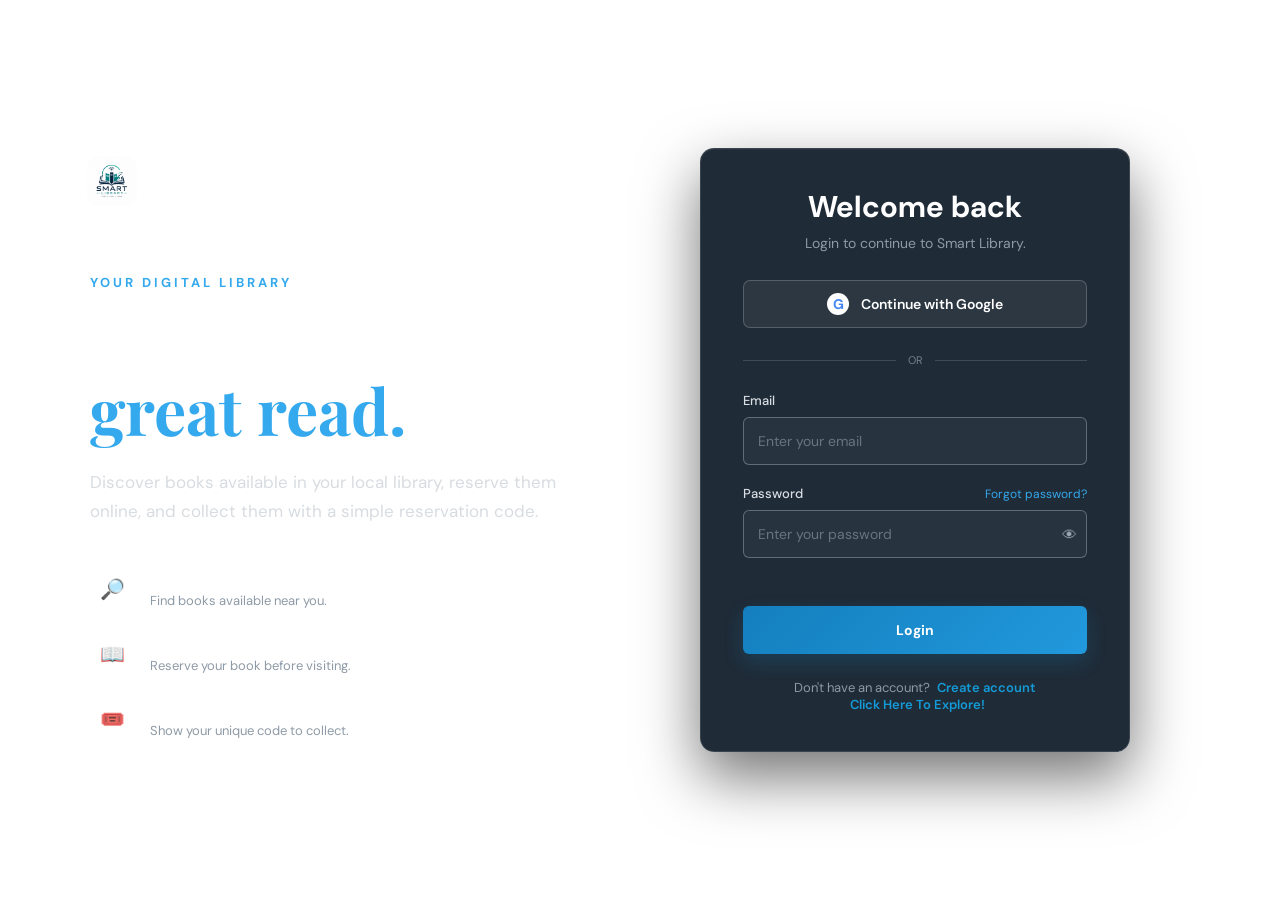
<file: index.html>
<!DOCTYPE html>
<html lang="en">
<head>
    <meta charset="UTF-8">
    <meta name="viewport" content="width=device-width, initial-scale=1.0">

    <title>Smart Library | Login</title>

    <link rel="stylesheet" href="CSS/style.css">

    <!-- Google Font -->
    <link rel="preconnect" href="https://fonts.googleapis.com">
    <link rel="preconnect" href="https://fonts.gstatic.com" crossorigin>
    <link href="https://fonts.googleapis.com/css2?family=DM+Sans:wght@400;500;600;700&family=Playfair+Display:wght@500;600;700&display=swap" rel="stylesheet">
</head>

<body>

    <main class="auth-container">

        <!-- Left Section -->
        <section class="library-intro">

            <div class="logo">
                <div class="logo-icon"><img src="IMG/lib_bg.jpg.jpeg" alt=""></div>
                <span>Smart Library</span>
            </div>

            <div class="intro-content">
                <p class="small-heading">YOUR DIGITAL LIBRARY</p>

                <h1>
                    Find your next
                    <span>great read.</span>
                </h1>

                <p class="intro-text">
                    Discover books available in your local library,
                    reserve them online, and collect them with a
                    simple reservation code.
                </p>

                <div class="features">

                    <div class="feature">
                        <div class="feature-icon">🔎</div>
                        <div>
                            <h3>Discover</h3>
                            <p>Find books available near you.</p>
                        </div>
                    </div>

                    <div class="feature">
                        <div class="feature-icon">📖</div>
                        <div>
                            <h3>Reserve</h3>
                            <p>Reserve your book before visiting.</p>
                        </div>
                    </div>

                    <div class="feature">
                        <div class="feature-icon">🎟️</div>
                        <div>
                            <h3>Collect</h3>
                            <p>Show your unique code to collect.</p>
                        </div>
                    </div>

                </div>
            </div>

        </section>


        <!-- Right Section -->
        <section class="auth-section">

            <div class="auth-card">

                <!-- Login Form -->
                <div class="form-container login-form active">

                    <div class="form-heading">
                        <h2>Welcome back</h2>
                        <p>Login to continue to Smart Library.</p>
                    </div>

                    <button class="google-btn" type="button">
                        <span class="google-icon">G</span>
                        Continue with Google
                    </button>

                    <div class="divider">
                        <span>OR</span>
                    </div>

                    <form id="loginForm">

                        <div class="input-group">
                            <label for="loginEmail">Email</label>
                            <input
                                type="email"
                                id="loginEmail"
                                placeholder="Enter your email"
                                required
                            >
                        </div>

                        <div class="input-group">
                            <div class="password-label">
                                <label for="loginPassword">Password</label>
                                <a href="#">Forgot password?</a>
                            </div>

                            <div class="password-input">
                                <input
                                    type="password"
                                    id="loginPassword"
                                    placeholder="Enter your password"
                                    required
                                >

                                <button
                                    type="button"
                                    class="toggle-password"
                                    onclick="showpass()"
                                >
                                    👁
                                </button>
                            </div>
                        </div>

                        <p class="form-message" id="loginMessage"></p>

                        <button class="primary-btn" type="submit">
                            Login
                        </button>

                    </form>

                    <p class="switch-form">
                        Don't have an account?
                        <button type="button" id="showRegister"><a href="register.html" class="auth-link">
                            Create account
                            </a>
                        </button><br>
                        <button type="button" id="ToHome"><a href="fbooks.html" class="auth-link">
                            Click Here To Explore!
                            </a>
                        </button>
                    </p>

                </div>


                      </section>

    </main>


    <script src="JS/script.js"></script>

</body>
</html>
</file>
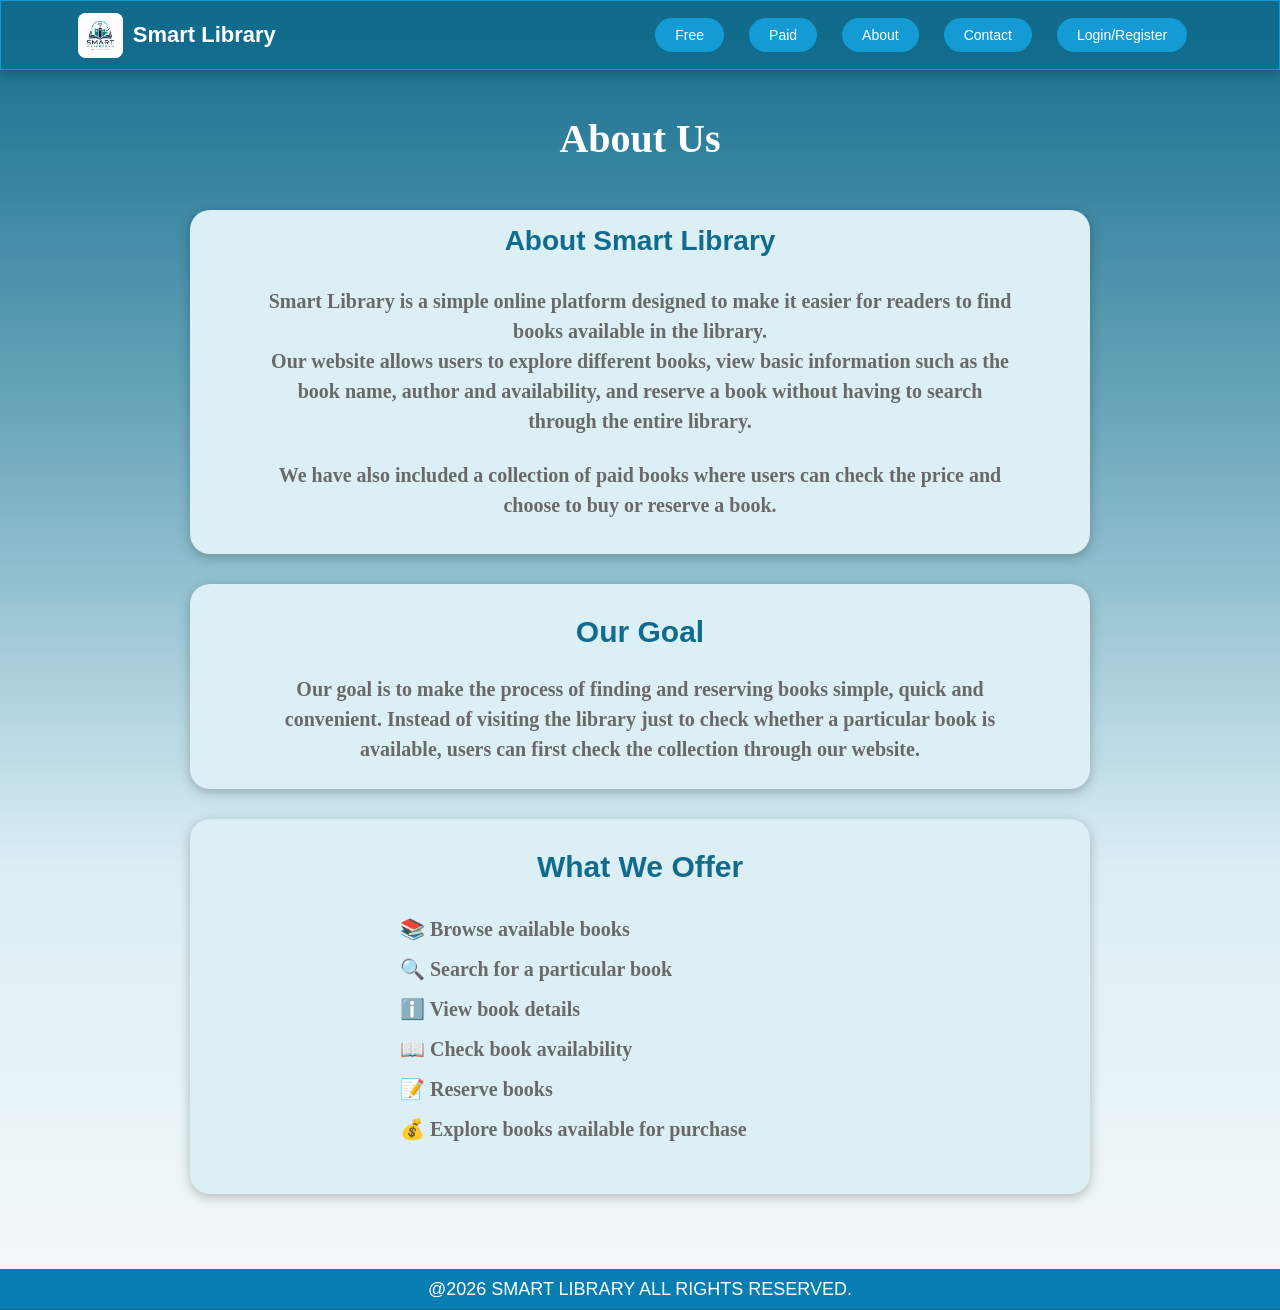
<file: about.html>
<!DOCTYPE html>
<html>

<head>

    <meta charset="UTF-8">

    <meta name="viewport" content="width=device-width, initial-scale=1.0">

    <title>Smart Library - Books</title>

    <link rel="stylesheet" href="CSS/about.css">

</head>


<body>

    <!-- Header -->

  <header>

    <div class="logo">
        <img src="IMG/lib_bg.jpg.jpeg" alt="Smart Library Logo">
        <h1>Smart Library</h1>
    </div>

    <nav>
        <a href="fbooks.html">Free</a>
        <a href="pbooks.html">Paid</a>
        <a href="about.html">About</a>
        <a href="contact.html">Contact</a>
        <a href="index.html" class="login">Login/Register</a>
    </nav>

</header>

<section class="hero">

        <div class="container">
            <h1>About Us</h1><br>

            <div class="head">

            <h2>About Smart Library</h2><br>

            <h3>Smart Library is a simple online platform designed to make it easier for readers to find books available in the library.</h3>

            <h3>Our website allows users to explore different books, view basic information such as the book name, author and availability, and reserve a book without having to search through the entire library.
</h3><br>
            <h3>We have also included a collection of paid books where users can check the price and choose to buy or reserve a book.
</h3><br>

        </div>
        <div class="goal">
            <h2>Our Goal</h2>

            <h3>Our goal is to make the process of finding and reserving books simple, quick and convenient. Instead of visiting the library just to check whether a particular book is available, users can first check the collection through our website.
</h3>
        </div>
             <div class="list">

                <h2 class="head1">What We Offer</h2>
                <ul class="offer-list">
                <li>📚 Browse available books</li>

                <li>🔍 Search for a particular book</li>

                <li>ℹ️ View book details</li>

                <li>📖 Check book availability</li>

                <li>📝 Reserve books</li>

                <li>💰 Explore books available for purchase</li>
                
                </ul>
            </div>

        </div>

</section>

<footer class="foot">
    <h4>@2026 SMART LIBRARY ALL RIGHTS RESERVED.</h4>
</footer>

</body>
</html>
</file>
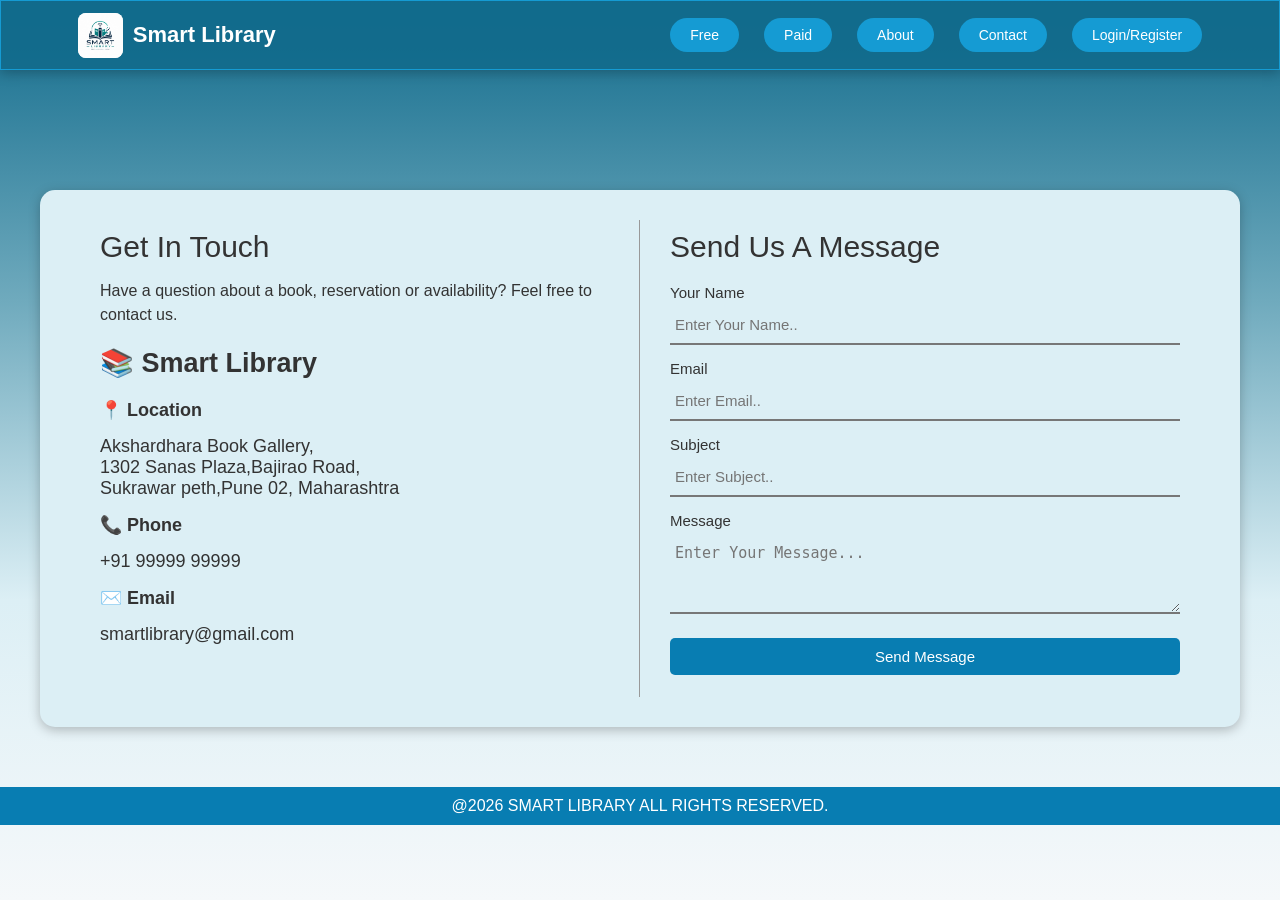
<file: contact.html>
<!DOCTYPE html>
<html>

<head>

    <meta charset="UTF-8">

    <meta name="viewport" content="width=device-width, initial-scale=1.0">

    <title>Smart Library - Contact</title>

    <link rel="stylesheet" href="CSS/contact.css">

</head>

<body>

    <!-- Header -->

    <header>

        <div class="logo">

            <img src="IMG/lib_bg.jpg.jpeg" alt="Smart Library Logo">

            <h1>Smart Library</h1>

        </div>

        <nav>

            <a href="fbooks.html">Free</a>

            <a href="pbooks.html">Paid</a>

            <a href="about.html">About</a>

            <a href="contact.html">Contact</a>

            <a href="index.html" class="login">Login/Register</a>

        </nav>

    </header>


    <!-- Contact Section -->

    <section class="contact-section">

        <div class="contact-container">


            <!-- Left Side -->

            <div class="library-info">

                <h2>Get In Touch</h2>

                <p>
                    Have a question about a book, reservation or availability?
                    Feel free to contact us.
                </p>

                <h3>📚 Smart Library</h3>

                <div class="info">

                    <p>📍 <b>Location</b></p>
                    <p>Akshardhara Book Gallery,<br>
                        1302 Sanas Plaza,Bajirao Road,<br>
                        Sukrawar peth,Pune 02, Maharashtra</p>

                    <p>📞 <b>Phone</b></p>
                    <p>+91 99999 99999</p>

                    <p>✉️ <b>Email</b></p>
                    <p>smartlibrary@gmail.com</p>

                </div>

            </div>


            <!-- Right Side -->

            <div class="message-form">

                <h2>Send Us A Message</h2>

                <form id="contactForm">

                    <label>Your Name</label>

                    <input type="text" id="name" placeholder="Enter Your Name..">


                    <label>Email</label>

                    <input type="email" id="email" placeholder="Enter Email..">


                    <label>Subject</label>

                    <input type="text" id="subject" placeholder="Enter Subject.." required>


                    <label>Message</label>

                    <textarea id="msg" placeholder="Enter Your Message..." ></textarea>


                    <button type="button" id="sendBtn" onclick="msgbox()">
                        Send Message
                    </button>

                    <p id="message"></p>

                </form>

            </div>

        </div>

    </section>


    <!-- Footer -->

    <footer class="foot">

        <h4>@2026 SMART LIBRARY ALL RIGHTS RESERVED.</h4>

    </footer>


   <script src="JS/script.js"></script>

</body>

</html>
</file>
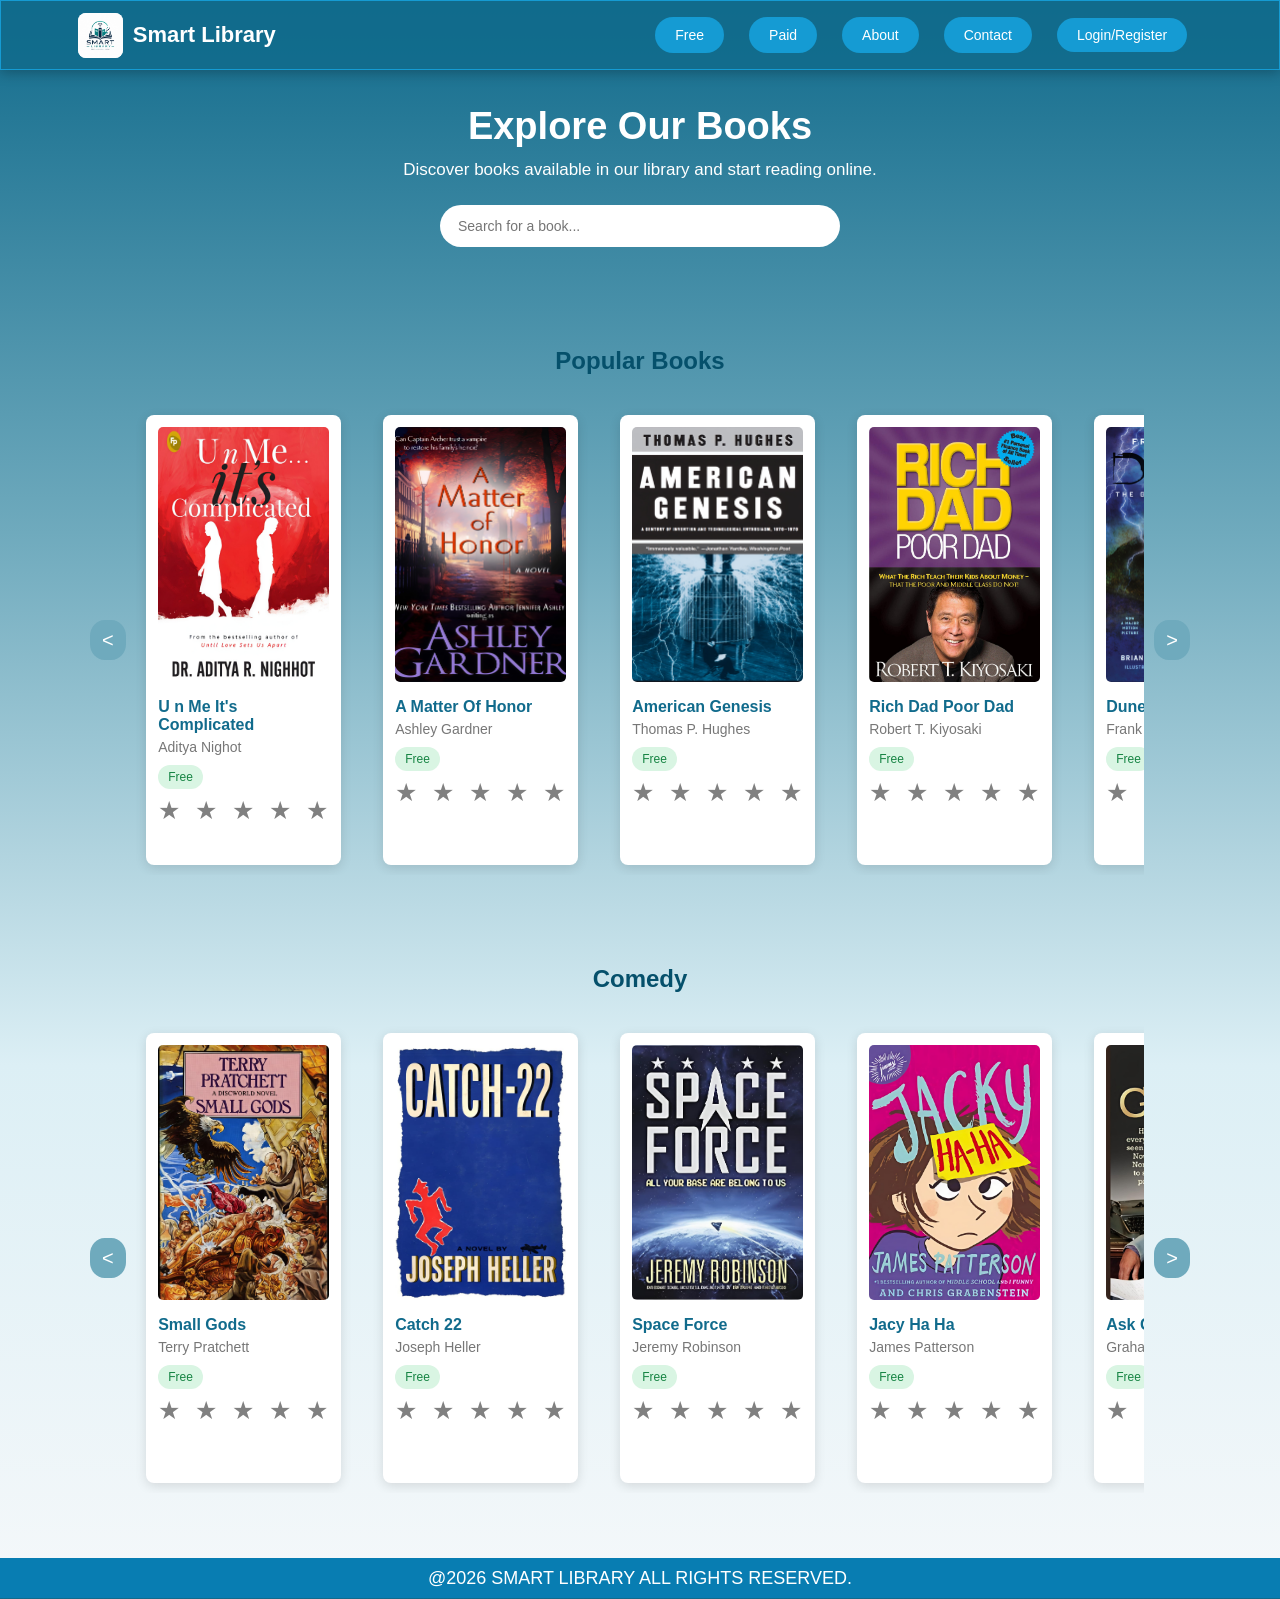
<file: fbooks.html>
<!DOCTYPE html>
<html>

<head>

    <meta charset="UTF-8">

    <meta name="viewport" content="width=device-width, initial-scale=1.0">

    <title>Smart Library - Books</title>

    <link rel="stylesheet" href="CSS/fbooks.css">

</head>


<body>

    <!-- Header -->

  <header>

    <div class="logo">
        <img src="IMG/lib_bg.jpg.jpeg" alt="Smart Library Logo">
        <h1>Smart Library</h1>
    </div>

    <nav>
        <a href="fbooks.html">Free</a>
        <a href="pbooks.html">Paid</a>
        <a href="about.html">About</a>
        <a href="contact.html">Contact</a>
        <a href="index.html" class="login">Login/Register</a>
    </nav>

</header>


    <!-- Welcome Section -->

    <section class="welcome">

        <h2>Explore Our Books</h2>

        <p>
            Discover books available in our library
            and start reading online.
        </p>

        <input type="text" placeholder="Search for a book...">

    </section>


    <!-- Books Section -->

    <section class="books1">

        <h2>Popular Books</h2>

        <div class="book-section1">

        <button class="scroll-btn1" onclick="scrollb(-1)"><</button>


            <div class="book-container1" id="book-container1">

            


            <!-- Book 1 -->

            <div class="book">

                <a href="https://drive.google.com/file/d/1abQvH806YD4Q5Qf8VGmGeX3IYae56Y_p/view?usp=drive_link" target="_blank">

                    <img
                        src="IMG/b2.jpg"
                        alt="U_n_Melts_Complicated"
                    >

                </a>

                <h3>U n Me It's Complicated</h3>

                <p>Aditya Nighot</p>

                <span class="ava">Free</span>
                <div class="rating">
                    <button onclick="rateBook(1,this)">★</button>
                    <button onclick="rateBook(2,this)">★</button>
                    <button onclick="rateBook(3,this)">★</button>
                    <button onclick="rateBook(4,this)">★</button>
                    <button onclick="rateBook(5,this)">★</button>
                </div>

            </div>


            <!-- Book 2 -->

            <div class="book">

                <a href="https://drive.google.com/file/d/1QdJmqtXIe8YSA2-x2SYB7mfricxGm0K0/view?usp=drive_link" target="_blank">

                    <img
                        src="IMG/b3.jpg"
                        alt="A_Matter_of_Honor"
                    >

                </a>

                <h3>A Matter Of Honor</h3>

                <p>Ashley Gardner</p>

                <span class="ava">Free</span>
                <div class="rating">
                    <button onclick="rateBook(1,this)">★</button>
                    <button onclick="rateBook(2,this)">★</button>
                    <button onclick="rateBook(3,this)">★</button>
                    <button onclick="rateBook(4,this)">★</button>
                    <button onclick="rateBook(5,this)">★</button>
                </div>

            </div>


            <!-- Book 3 -->

            <div class="book">

                <a href="https://drive.google.com/file/d/1UNDjgSlJgE_G6b6iBCaayHZ6T2a5CS_-/view?usp=drive_link" target="_blank">

                    <img
                        src="IMG/b5.jpg"
                        alt="American Genesis"
                    >

                </a>

                <h3>American Genesis</h3>

                <p>Thomas P. Hughes</p>

                <span class="ava">Free</span>
                <div class="rating">
                    <button onclick="rateBook(1,this)">★</button>
                    <button onclick="rateBook(2,this)">★</button>
                    <button onclick="rateBook(3,this)">★</button>
                    <button onclick="rateBook(4,this)">★</button>
                    <button onclick="rateBook(5,this)">★</button>
                </div>

            </div>

            <!-- Book 4 -->

            <div class="book">

                <a href="https://drive.google.com/file/d/1yFq-EzMZBhi-AF9OuDqzbPnn7NNwM7ZP/view?usp=drive_link" target="_blank">

                    <img
                        src="IMG/b1.jpeg"
                        alt="Rich Dad Poor Dad"
                    >

                </a>

                <h3>Rich Dad Poor Dad</h3>

                <p>Robert T. Kiyosaki</p>

                <span class="ava">Free</span>
                <div class="rating">
                   <button onclick="rateBook(1,this)">★</button>
                    <button onclick="rateBook(2,this)">★</button>
                    <button onclick="rateBook(3,this)">★</button>
                    <button onclick="rateBook(4,this)">★</button>
                    <button onclick="rateBook(5,this)">★</button>
                </div>

            </div>

            <!-- Book 5 -->

            <div class="book">

                <a href="https://drive.google.com/file/d/1qpCGOKs64GNp7BmQS8gOEztJjnMYYktD/view?usp=drive_link" target="_blank">

                    <img src="IMG/b4.jpg" alt="Dune">

                </a>

                <h3>Dune</h3>

                <p>Frank Herbert</p>

                <span class="ava">Free</span>
                <div class="rating">
                    <button onclick="rateBook(1,this)">★</button>
                    <button onclick="rateBook(2,this)">★</button>
                    <button onclick="rateBook(3,this)">★</button>
                    <button onclick="rateBook(4,this)">★</button>
                    <button onclick="rateBook(5,this)">★</button>
                </div>

            </div>

            <!-- Book 5 -->

            <div class="book">

                <a href="https://drive.google.com/file/d/1EyE6LzedNPZAo8TyLGq6ezRR-C4hcS3O/view?usp=drive_link" target="_blank">

                    <img src="IMG/b6.jpeg" alt="Dune">

                </a>

                <h3>No Coins, Please</h3>

                <p>Gordon Korman</p>

                <span class="ava">Free</span>
                <div class="rating">
                    <button onclick="rateBook(1,this)">★</button>
                    <button onclick="rateBook(2,this)">★</button>
                    <button onclick="rateBook(3,this)">★</button>
                    <button onclick="rateBook(4,this)">★</button>
                    <button onclick="rateBook(5,this)">★</button>
                </div>

            </div>


        </div>
         <button class="scroll-btn1" onclick="scrollb(1)">></button>
    </div>
</section>
        <section class="books2">

         <h2>Comedy</h2>

        <div class="book-section2">

        <button class="scroll-btn1" onclick="scrollb1(-1)"><</button>


            <div class="book-container2" id="book-container2">

            


            <!-- Book 7 -->

            <div class="book">

                <a href="https://drive.google.com/file/d/1w9UjXcME649LLleYi_3zGmsSVW6BJG4_/view?usp=drive_link" target="_blank">

                    <img
                        src="IMG/b7.jpeg"
                        alt="Small_Gods"
                    >

                </a>

                <h3>Small Gods</h3>

                <p>Terry Pratchett</p>

                <span class="ava">Free</span>
                <div class="rating">
                    <button onclick="rateBook(1,this)">★</button>
                    <button onclick="rateBook(2,this)">★</button>
                    <button onclick="rateBook(3,this)">★</button>
                    <button onclick="rateBook(4,this)">★</button>
                    <button onclick="rateBook(5,this)">★</button>
                </div>

            </div>


            <!-- Book 8 -->

            <div class="book">

                <a href="https://drive.google.com/file/d/1k-7lzvYhHBINXKEVAChxn4CRYdZVmeJb/view?usp=drive_link" target="_blank">

                    <img
                        src="IMG/b8.jpeg"
                        alt="Catch_22"
                    >

                </a>

                <h3>Catch 22</h3>

                <p>Joseph Heller</p>

                <span class="ava">Free</span>
                <div class="rating">
                    <button onclick="rateBook(1,this)">★</button>
                    <button onclick="rateBook(2,this)">★</button>
                    <button onclick="rateBook(3,this)">★</button>
                    <button onclick="rateBook(4,this)">★</button>
                    <button onclick="rateBook(5,this)">★</button>
                </div>

            </div>


            <!-- Book 9 -->

            <div class="book">

                <a href="https://drive.google.com/file/d/1twJv2Gkm5xjmkk0UFCvDSiTsJpZN2egp/view?usp=drive_link" target="_blank">

                    <img
                        src="IMG/b9.jpeg"
                        alt="Space_Force"
                    >

                </a>

                <h3>Space Force</h3>

                <p>Jeremy Robinson</p>

                <span class="ava">Free</span>
                <div class="rating">
                    <button onclick="rateBook(1,this)">★</button>
                    <button onclick="rateBook(2,this)">★</button>
                    <button onclick="rateBook(3,this)">★</button>
                    <button onclick="rateBook(4,this)">★</button>
                    <button onclick="rateBook(5,this)">★</button>
                </div>

            </div>

            <!-- Book 10 -->

            <div class="book">

                <a href="https://drive.google.com/file/d/1U7LakbHDUNdJfUZOdlvo0tmmAI9Dnr7n/view?usp=drive_link" target="_blank">

                    <img
                        src="IMG/b10.jpeg"
                        alt="Jacy Ha Ha"
                    >

                </a>

                <h3>Jacy Ha Ha</h3>

                <p>James Patterson</p>

                <span class="ava">Free</span>
                <div class="rating">
                    <button onclick="rateBook(1,this)">★</button>
                    <button onclick="rateBook(2,this)">★</button>
                    <button onclick="rateBook(3,this)">★</button>
                    <button onclick="rateBook(4,this)">★</button>
                    <button onclick="rateBook(5,this)">★</button>
                </div>

            </div>

            <!-- Book 11 -->

            <div class="book">

                <a href="https://drive.google.com/file/d/1ZAssDVjrSn0p50u4wkB4IAFkBnzt3PLu/view?usp=drive_link" target="_blank">

                    <img src="IMG/b11.jpeg" alt="Ask Graham">

                </a>

                <h3>Ask Graham</h3>

                <p>Graham Norton</p>

                <span class="ava">Free</span>
                <div class="rating">
                    <button onclick="rateBook(1,this)">★</button>
                    <button onclick="rateBook(2,this)">★</button>
                    <button onclick="rateBook(3,this)">★</button>
                    <button onclick="rateBook(4,this)">★</button>
                    <button onclick="rateBook(5,this)">★</button>
                </div>

            </div>

            <!-- Book 12 -->

            <div class="book">

                <a href="https://drive.google.com/file/d/1w9-PDFkxA_2TvOh-vpip0iEro2S63-fJ/view?usp=drive_link" target="_blank">

                    <img src="IMG/b12.jpeg" alt="Too Much Information">

                </a>

                <h3>Too Much Information</h3>

                <p>Dave Gorman</p>

                <span class="ava">Free</span>
                <div class="rating">
                    <button onclick="rateBook(1,this)">★</button>
                    <button onclick="rateBook(2,this)">★</button>
                    <button onclick="rateBook(3,this)">★</button>
                    <button onclick="rateBook(4,this)">★</button>
                    <button onclick="rateBook(5,this)">★</button>
                </div>

            </div>

            <!-- Book 13 -->

            <div class="book">

                <a href="https://drive.google.com/file/d/1QNEXbmoJq6Rk0osvEkSkLOPqR7LRGjmz/view?usp=drive_link" target="_blank">

                    <img src="IMG/b13.jpeg" alt="Asterix And The Chariot">

                </a>

                <h3>Asterix And The Chariot</h3>

                <p>Dave Gorman</p>

                <span class="ava">Free</span>
                <div class="rating">
                    <button onclick="rateBook(1,this)">★</button>
                    <button onclick="rateBook(2,this)">★</button>
                    <button onclick="rateBook(3,this)">★</button>
                    <button onclick="rateBook(4,this)">★</button>
                    <button onclick="rateBook(5,this)">★</button>
                </div>

            </div>

        </div>
         <button class="scroll-btn1" onclick="scrollb1(1)">></button>
    </div>
    </section>
<footer class="foot">
    <h4>@2026 SMART LIBRARY ALL RIGHTS RESERVED.</h4>
</footer>
<script src="JS/script.js"></script>
</body>

</html>
</file>
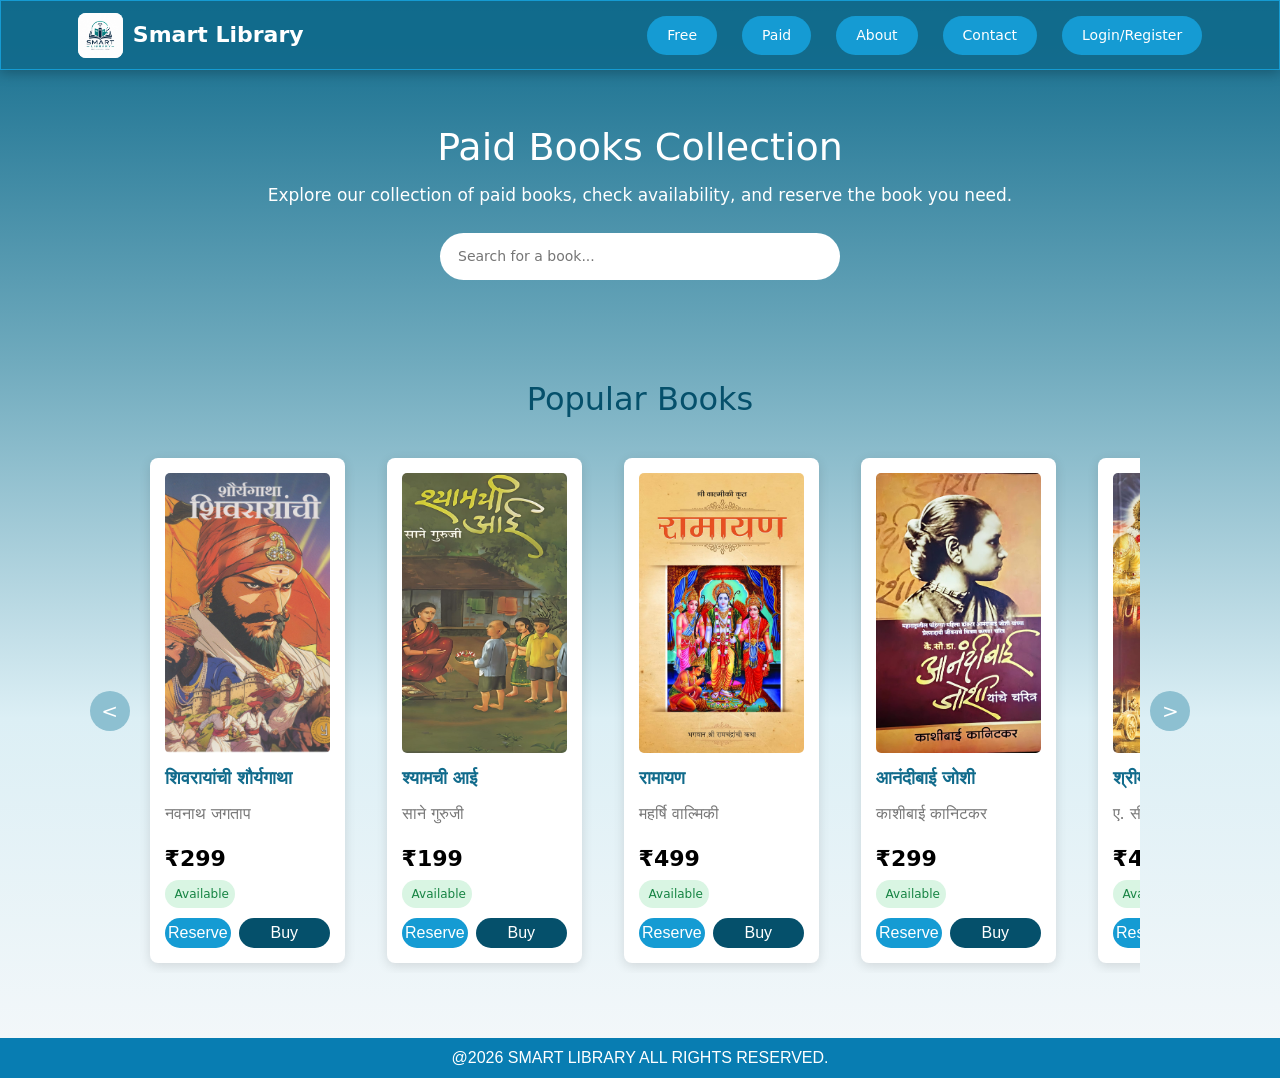
<file: pbooks.html>
<!DOCTYPE html>
<html lang="en">

<head>

    <meta charset="UTF-8">

    <meta name="viewport" content="width=device-width, initial-scale=1.0">

    <title>Smart Library - Paid Books</title>

    <!-- Your CSS -->
    <link rel="stylesheet" href="CSS/pbooks.css">

    <!-- Bootstrap -->
    <link
        href="https://cdn.jsdelivr.net/npm/bootstrap@5.3.8/dist/css/bootstrap.min.css"
        rel="stylesheet"
    >

</head>


<body>

    <!-- Header -->

    <header>

        <div class="logo">

            <img
                src="IMG/lib_bg.jpg.jpeg"
                alt="Smart Library Logo"
            >

            <h1>Smart Library</h1>

        </div>


        <nav>

            <a href="fbooks.html">Free</a>

            <a href="pbooks.html">Paid</a>

            <a href="about.html">About</a>

            <a href="contact.html">Contact</a>

            <a href="index.html" class="login">
                Login/Register
            </a>

        </nav>

    </header>


    <!-- Welcome Section -->

    <section class="welcome">

        <h2>Paid Books Collection</h2>

        <p>
            Explore our collection of paid books, check availability,
            and reserve the book you need.
        </p>

        <input
            type="text"
            placeholder="Search for a book..."
        >

    </section>


    <!-- Books Section -->

    <section class="books1">

        <h2>Popular Books</h2>


        <div class="book-section1">

            <!-- Left Scroll Button -->

            <button
                class="scroll-btn"
                onclick="scrollb(-1)"
                aria-label="Scroll left"
            >
                &lt;
            </button>


            <!-- Book Container -->

            <div
                class="book-container1"
                id="book-container1"
            >


                <!-- Book 1 -->

                <div class="book">

                    <img
                        src="IMG/M1.jpeg"
                        alt="शौर्यगाथा "
                    >

                    <h3>शिवरायांची शौर्यगाथा</h3>

                    <p>नवनाथ जगताप</p>

                    <h3 class="price">₹299</h3>

                    <span>Available</span>


                    <div class="book-btns">

                        <button
                            class="primary-btn reserveBtn"
                            data-book="शिवरायांची शौर्यगाथा"
                        >
                            Reserve
                        </button>

                        <button class="btn btn-warning" id="btn" onclick="buy()">
                            Buy
                        </button>

                    </div>

                </div>


                <!-- Book 2 -->

                <div class="book">

                    <img
                        src="IMG/M2.jpeg"
                        alt="श्यामची आई"
                    >

                    <h3>श्यामची आई</h3>

                    <p>साने गुरुजी</p>

                    <h3 class="price">₹199</h3>

                    <span>Available</span>


                    <div class="book-btns">

                        <button
                            class="primary-btn reserveBtn"
                            data-book="श्यामची आई"
                        >
                            Reserve
                        </button>

                        <button class="btn" id="btn" onclick="buy()">
                            Buy
                        </button>

                    </div>

                </div>


                <!-- Book 3 -->

                <div class="book">

                    <img
                        src="IMG/M3.jpeg"
                        alt="रामायण"
                    >

                    <h3>रामायण</h3>

                    <p>महर्षि वाल्मिकी</p>

                    <h3 class="price">₹499</h3>

                    <span>Available</span>


                    <div class="book-btns">

                        <button
                            class="primary-btn reserveBtn"
                            data-book="रामायण"
                        >
                            Reserve
                        </button>

                        <button class="btn" id="btn" onclick="buy()">
                            Buy
                        </button>

                    </div>

                </div>


                <!-- Book 4 -->

                <div class="book">

                    <img
                        src="IMG/M4.jpeg"
                        alt="आनंदीबाई जोशी"
                    >

                    <h3>आनंदीबाई जोशी</h3>

                    <p>काशीबाई कानिटकर</p>

                    <h3 class="price">₹299</h3>

                    <span>Available</span>


                    <div class="book-btns">

                        <button
                            class="primary-btn reserveBtn"
                            data-book="आनंदीबाई जोशी"
                        >
                            Reserve
                        </button>

                        <button class="btn" id="btn" onclick="buy()">
                            Buy
                        </button>

                    </div>

                </div>


                <!-- Book 5 -->

                <div class="book">

                    <img
                        src="IMG/M5.jpeg"
                        alt="श्रीमद भगवद् गीता"
                    >

                    <h3>श्रीमद भगवद् गीता</h3>

                    <p>ए. सी. भक्तिवेदांत </p>

                    <h3 class="price">₹499</h3>

                    <span>Available</span>


                    <div class="book-btns">

                        <button
                            class="primary-btn reserveBtn"
                            data-book="श्रीमद भगवद् गीता"
                        >
                            Reserve
                        </button>

                        <button class="btn" id="btn" onclick="buy()">
                            Buy
                        </button>

                    </div>

                </div>


                <!-- Book 6 -->

                <div class="book">

                    <img
                        src="IMG/M6.jpeg"
                        alt="अग्निपंख"
                    >

                    <h3>अग्निपंख</h3>

                    <p>ए. पी. जे. अब्दुल कलाम</p>

                    <h3 class="price">₹499</h3>

                    <span>Available</span>


                    <div class="book-btns">

                        <button
                            class="primary-btn reserveBtn"
                            data-book="अग्निपंख"
                        >
                            Reserve
                        </button>

                        <button class="btn" id="btn" onclick="buy()">
                            Buy
                        </button>

                    </div>

                </div>

                 <!-- Book 7 -->

                <div class="book">

                    <img
                        src="IMG/M7.jpeg"
                        alt="ययाति"
                    >

                    <h3>ययाति</h3>

                    <p>वि. स. खांडेकर</p>

                    <h3 class="price">₹199</h3>

                    <span>Available</span>


                    <div class="book-btns">

                        <button
                            class="primary-btn reserveBtn"
                            data-book="ययाति"
                        >
                            Reserve
                        </button>

                        <button class="btn" id="btn" onclick="buy()">
                            Buy
                        </button>

                    </div>

                </div>


            </div>


            <!-- Right Scroll Button -->

            <button
                class="scroll-btn"
                onclick="scrollb(1)"
                aria-label="Scroll right"
            >
                &gt;
            </button>

        </div>

    </section>


    <!-- Reservation Popup -->

    <div id="popup">

        <div class="popup-content">

            <span id="close">&times;</span>

            <h2>Reserve Book</h2>

            <p>
                Book:
                <strong id="bookName"></strong>
            </p>

            <input
                type="text"
                id="userName"
                placeholder="Enter your name..."
            >

            <button
                id="confirmReservation"
                class="btn btn-primary"
            >
                Confirm Reservation
            </button>

            <p>
                Reservation Code:
                <strong id="reservationCode"></strong>
            </p>

        </div>

    </div>


    <!-- Footer -->

    <footer class="foot">

        <h4>
            @2026 SMART LIBRARY ALL RIGHTS RESERVED.
        </h4>

    </footer>


   
    <script src="https://code.jquery.com/jquery-3.7.1.min.js"></script>


    <script src="https://cdn.jsdelivr.net/npm/bootstrap@5.3.8/dist/js/bootstrap.bundle.min.js"></script>

    <script src="JS/script.js"></script>

</body>

</html>
</file>
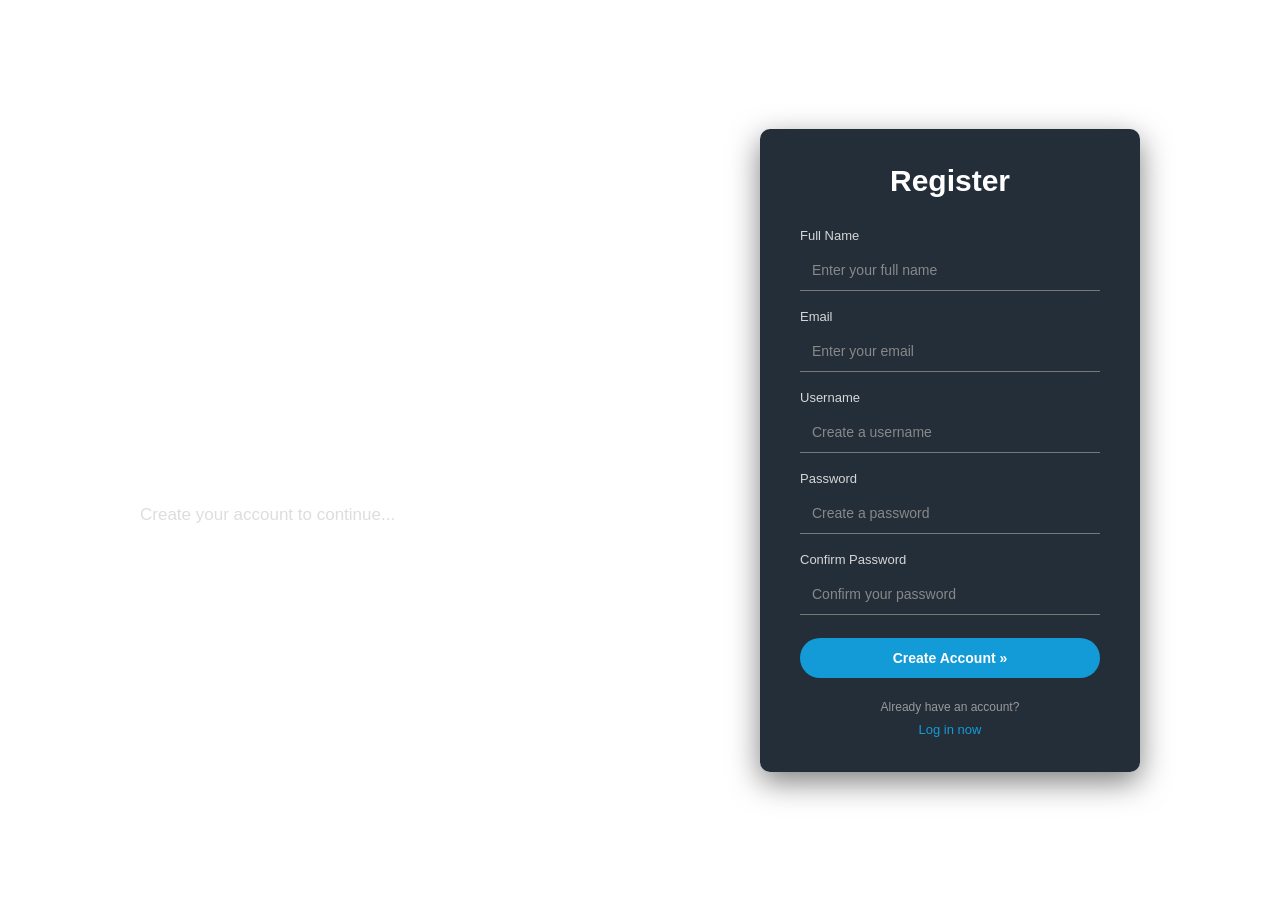
<file: register.html>
<!DOCTYPE html>
<html lang="en">

<head>

    <meta charset="UTF-8">

    <meta name="viewport" content="width=device-width, initial-scale=1.0">

    <title>Smart Library - Register</title>

    <link rel="stylesheet" href="CSS/style1.css">

</head>


<body>

    <div class="container">

        <div class="welcome">

            <h1>Join the<br>Smart Library</h1>

            <p>Create your account to continue...</p>

        </div>


        <div class="login-box">

            <h2>Register</h2>

            <form>

                <label>Full Name</label>
                <input
                    type="text"
                    placeholder="Enter your full name"
                >


                <label>Email</label>
                <input
                    type="email"
                    placeholder="Enter your email"
                >


                <label>Username</label>
                <input
                    type="text"
                    placeholder="Create a username"
                >


                <label>Password</label>
                <input
                    type="password"
                    placeholder="Create a password"
                >


                <label>Confirm Password</label>
                <input
                    type="password"
                    placeholder="Confirm your password"
                >


                <button type="submit">
                    Create Account »
                </button>

            </form>


            <p>Already have an account?</p>

            <a href="index.html">
                Log in now
            </a>

        </div>

    </div>

</body>

</html>
</file>
<file: CSS/style.css>
/* ================================
   RESET
================================ */

* {
    margin: 0;
    padding: 0;
    box-sizing: border-box;
}

:root {
    --blue: #168bd0;
    --blue-light: #35a9ed;
    --dark-card: rgba(13, 25, 38, 0.92);
    --white: #ffffff;
    --text-light: #d8dce0;
    --text-muted: #8e9aa6;
    --border: rgba(255, 255, 255, 0.28);
}

body {
    min-height: 100vh;
    font-family: "DM Sans", sans-serif;
    color: var(--white);

    /* Replace library-bg.jpg with your actual image */
    background-image:linear-gradient(rgba(0,0,0,0.58)),url("/IMG/log_bg.jpeg");
    background-size: cover;
    background-position: center;
    background-repeat: no-repeat;
}





/* ================================
   MAIN CONTAINER
================================ */

.auth-container {
    min-height: 100vh;

    display: flex;
    align-items: center;
    justify-content: center;

    padding: 40px 7%;
}


/* ================================
   LEFT SIDE
================================ */

.library-intro {
    width: 50%;
    padding-right: 80px;
}


/* LOGO */

.logo {
    display: flex;
    align-items: center;
    gap: 12px;

    font-size: 22px;
    font-weight: 700;

    margin-bottom: 70px;
}

.logo-icon {
    width: 45px;
    height: 45px;

    display: flex;
    align-items: center;
    justify-content: center;

    background: rgba(22, 139, 208, 0.9);
    border-radius: 12px;

    font-size: 23px;
}

.logo-icon img{
    
    width: 50px;
    height: 50px;
    display: flex;
    align-items: center;
    justify-content: center;
    border-radius: 12px;
    font-size: 27px;


}


/* INTRO TEXT */

.intro-content {
    max-width: 550px;
}

.small-heading {
    color: var(--blue-light);

    font-size: 13px;
    font-weight: 700;
    letter-spacing: 3px;

    margin-bottom: 18px;
}

.intro-content h1 {
    font-family: "Playfair Display", serif;

    font-size: clamp(42px, 5vw, 68px);
    line-height: 1.05;

    margin-bottom: 25px;
}

.intro-content h1 span {
    color: var(--blue-light);
}

.intro-text {
    max-width: 480px;

    color: var(--text-light);

    font-size: 17px;
    line-height: 1.7;

    margin-bottom: 40px;
}


/* FEATURES */

.features {
    display: flex;
    flex-direction: column;
    gap: 20px;
}

.feature {
    display: flex;
    align-items: center;

    gap: 15px;
}

.feature-icon {
    width: 45px;
    height: 45px;

    display: flex;
    align-items: center;
    justify-content: center;

    background: rgba(255, 255, 255, 0.08);

    border: 1px solid rgba(255, 255, 255, 0.12);

    border-radius: 10px;

    font-size: 20px;
}

.feature h3 {
    font-size: 15px;
    margin-bottom: 3px;
}

.feature p {
    color: var(--text-muted);
    font-size: 13px;
}


/* RIGHT SIDE */

.auth-section {
    width: 50%;

    display: flex;
    justify-content: center;
}


/* ================================
   AUTH CARD
================================ */

.auth-card {
    width: 430px;

    padding: 38px 42px;

    background: var(--dark-card);

    border: 1px solid rgba(255, 255, 255, 0.12);

    border-radius: 14px;

    box-shadow:
        0 25px 60px rgba(0, 0, 0, 0.55),
        inset 0 1px 0 rgba(255, 255, 255, 0.04);

    backdrop-filter: blur(12px);
}


/* ================================
   FORM SWITCHING
================================ */

/*
   Login is visible initially.
   Register remains hidden until JS
   adds the "active" class.
*/

.register-form {
    display: none;
}

.login-form.active,
.register-form.active {
    display: block;
}


/* ================================
   FORM HEADING
================================ */

.form-heading {
    text-align: center;
    margin-bottom: 28px;
}

.form-heading h2 {
    font-size: 30px;
    font-weight: 700;

    margin-bottom: 8px;
}

.form-heading p {
    color: var(--text-muted);
    font-size: 14px;
}


/* ================================
   GOOGLE BUTTON
================================ */

.google-btn {
    width: 100%;
    height: 48px;

    display: flex;
    align-items: center;
    justify-content: center;

    gap: 12px;

    background: rgba(255, 255, 255, 0.06);

    color: var(--white);

    border: 1px solid rgba(255, 255, 255, 0.2);

    border-radius: 7px;

    font-family: inherit;
    font-size: 14px;
    font-weight: 600;

    cursor: pointer;

    transition: 0.25s ease;
}

.google-btn:hover {
    background: rgba(255, 255, 255, 0.12);
    border-color: rgba(255, 255, 255, 0.35);

    transform: translateY(-2px);
}

.google-icon {
    width: 22px;
    height: 22px;

    display: flex;
    align-items: center;
    justify-content: center;

    background: white;

    color: #4285f4;

    border-radius: 50%;

    font-size: 14px;
    font-weight: 700;
}


/* ================================
   DIVIDER
================================ */

.divider {
    display: flex;
    align-items: center;

    gap: 12px;

    margin: 25px 0;

    color: #74808c;

    font-size: 11px;
}

.divider::before,
.divider::after {
    content: "";

    height: 1px;

    flex: 1;

    background: rgba(255, 255, 255, 0.15);
}


/* ================================
   INPUT GROUP
================================ */

.input-group {
    margin-bottom: 20px;
}

.input-group label {
    display: block;

    color: #d9dee3;

    font-size: 13px;
    font-weight: 500;

    margin-bottom: 8px;
}


/* ================================
   INPUT
================================ */

.input-group input {
    width: 100%;
    height: 48px;

    padding: 0 14px;

    background: rgba(255, 255, 255, 0.035);

    color: white;

    border: 1px solid var(--border);

    border-radius: 6px;

    outline: none;

    font-family: inherit;
    font-size: 14px;

    transition: 0.25s ease;
}

.input-group input::placeholder {
    color: #68747f;
}

.input-group input:focus {
    border-color: var(--blue);

    background: rgba(22, 139, 208, 0.05);

    box-shadow: 0 0 0 3px rgba(22, 139, 208, 0.1);
}


/* ================================
   PASSWORD
================================ */

.password-label {
    display: flex;
    align-items: center;
    justify-content: space-between;

    margin-bottom: 8px;
}

.password-label label {
    margin-bottom: 0;
}

.password-label a {
    color: var(--blue-light);

    font-size: 12px;

    text-decoration: none;
}

.password-label a:hover {
    text-decoration: underline;
}

.password-input {
    position: relative;
}

.password-input input {
    padding-right: 48px;
}

.toggle-password {
    position: absolute;

    right: 10px;
    top: 50%;

    transform: translateY(-50%);

    border: none;
    background: transparent;

    color: #9aa5af;

    cursor: pointer;

    font-size: 15px;
}

.toggle-password:hover {
    color: white;
}


/* ================================
   PRIMARY BUTTON
================================ */

.primary-btn {
    width: 100%;
    height: 48px;

    margin-top: 5px;

    border: none;
    border-radius: 6px;

    background: linear-gradient(
        135deg,
        #147fbe,
        #2199dc
    );

    color: white;

    font-family: inherit;

    font-size: 14px;
    font-weight: 700;

    cursor: pointer;

    box-shadow: 0 8px 20px rgba(22, 139, 208, 0.2);

    transition: 0.25s ease;
}

.primary-btn:hover {
    transform: translateY(-2px);

    box-shadow:
        0 12px 25px rgba(22, 139, 208, 0.35);
}

.primary-btn:active {
    transform: translateY(0);
}


/* ================================
   SWITCH LOGIN / REGISTER
================================ */

.switch-form {
    text-align: center;

    color: var(--text-muted);

    font-size: 13px;

    margin-top: 25px;
}

.switch-form button {
    border: none;

    background: transparent;

    color:var(--blue-light);

    font-family: inherit;

    font-size: 13px;
    font-weight: 600;

    cursor: pointer;

    margin-left: 4px;
}

.switch-form button:hover {
    text-decoration: underline;
}

.auth-link{
    color: #149bd7;
    text-decoration: none;
}

.auth-link:hover{
    color: #35b5ee;
    text-decoration: underline;
}

/* ================================
   FORM MESSAGE
================================ */

.form-message {
    min-height: 18px;

    color: #ff6b6b;

    font-size: 12px;

    margin-bottom: 5px;
}


/* ================================
   MOBILE
================================ */

@media (max-width: 900px) {

    body{
        background-position: center;
        background-size: cover;
        inset: 0;
    }

    .auth-container {
        flex-direction: column;

        padding: 40px 20px;
    }

    .library-intro {
        width: 100%;

        padding-right: 0;

        text-align: center;

        margin-bottom: 40px;
    }

    .logo {
        justify-content: center;

        margin-bottom: 40px;
    }

    .intro-content {
        margin: auto;
    }

    .intro-content h1 {
        font-size: 42px;
    }

    .intro-text {
        margin-left: auto;
        margin-right: auto;
    }

    .features {
        display: none;
    }

    .auth-section {
        width: 100%;
    }

    .auth-card {
        width: 100%;
        max-width: 430px;
    }
}
</file>
<file: CSS/about.css>
* {
    margin: 0;
    padding: 0;
    box-sizing: border-box;
    scroll-behavior: smooth;
}

body {
    margin: 0;
    position: relative;
    font-family: Arial, sans-serif;
    color: #333;
    height: auto;
    min-height: 100vh;
    display: flex;
    flex-direction: column;
    background: linear-gradient(
        #116b8c,
        #6faabd,
        #dceff5,
        #f5f8fa
    );
}
html, body{
    min-height: 100%;
    margin: 0;
}


/* Header */

    header {
        height: 70px;
        width: 100%;
        display: contents;
        position:fixed;
        top: 0%;
        padding: 0 6%;
        border:solid 1px;
        border-color:#159bd3;
        box-shadow: 0 3px 12px rgba(0, 0, 0, 0.25);
        display: flex;
        align-items: center;
        justify-content: space-between;
        z-index: 1000;
        background: rgba(17, 107, 140, 0.85);
        
        color: white;
    }


/* Logo */

.logo {
    display: flex;
    align-items: center;
    gap: 10px;
}

.logo img {
    width: 45px;
    height: 45px;

    object-fit: contain;

    background-color: white;
    border-radius: 8px;
}

.logo h1 {
    font-size: 22px;
}


/* Navigation */

nav {
    display: flex;
    align-items: center;
    gap: 25px;
    padding: 15px;
}

nav a {
    color: white;
    font-weight: 500;
    text-decoration: none;
    font-size: 14px;
    background: #159bd3;

    padding: 9px 20px;

    border-radius: 20px;
}

nav a:hover {
    color: white;
    background: #087db2;
}


/* Login button */

nav .login {
    background: #159bd3;
    padding: 9px 20px;
    border-radius: 20px;
}

nav .login:hover {
    color: white;
    background: #087db2;
}


/* Hero */

.hero {
    margin-top: 50px;
    text-align: center;
    padding: 55px 20px;
    color: white;
}


/* Main container */

.container {
    display: flex;
    gap: 10px;
    flex-direction: column;

    border-radius: 20px;
    padding: 10px 20px;

    height: auto;
}


/* Main heading */

.container h1 {
    color: white;
    font-weight: bolder;
    font-size: 40px;
    text-align: center;

    font-family: Georgia, 'Times New Roman', Times, serif;
}


/* Common box size */

.head,
.goal,
.list {
    width: 80%;
    max-width: 900px;

    margin: 10px auto;

    background: #dceff5;

    border-radius: 20px;

    box-shadow: 0 3px 12px rgba(0, 0, 0, 0.25);

    box-sizing: border-box;
}


/* About Smart Library */

.head {
    padding: 10px 20px;
    line-height: 1.5;
}

.head h2 {
    color: #116b8c;
    font-size: 28px;
}

.head h3 {
    font-family: Georgia, 'Times New Roman', Times, serif;

    color: dimgrey;

    font-size: 20px;

    max-width: 750px;
    margin: 0 auto;

    text-align: center;
}


/* Our Goal */

.goal {
    padding: 25px;
    line-height: 1.5;
}

.goal h2 {
    color: #116b8c;
    font-size: 30px;
}

.goal h3 {
    font-family: Georgia, 'Times New Roman', Times, serif;

    color: dimgrey;

    font-size: 20px;

    max-width: 750px;
    margin: 20px auto 0;

    text-align: center;
}


/* What We Offer */

.list {
    padding: 25px;
    line-height: 1.5;
}

.list h2 {
    color: #116b8c;
    font-size: 30px;
    margin-bottom: 10px;
}


/* Offer list */

.offer-list {
    width: 500px;
    max-width: 100%;

    margin: 10px auto;

    padding: 10px;

    box-sizing: border-box;

    text-align: left;

    line-height: 2;

    list-style: none;
}

.offer-list li {
    font-family: Georgia, 'Times New Roman', Times, serif;

    color: dimgrey;

    font-size: 20px;

    font-weight: bold;
}


/* Footer */

.foot {
    height: 40px;

    margin-top: auto;

    text-align: center;

    background-color: #087db2;

    color: white;

    width: 100%;
}

.foot h4 {
    text-align: center;

    padding: 10px;

    font-family: 'Gill Sans', 'Gill Sans MT', Calibri, 'Trebuchet MS', sans-serif;

    font-weight: normal;

    font-size: 18px;
}


/* Mobile */

@media (max-width: 768px) {

    header {
        height: auto;

        padding: 10px 5%;

        flex-direction: column;

        gap: 10px;
    }

    nav {
        width: 100%;

        justify-content: center;

        flex-wrap: wrap;

        gap: 8px;
    }

    nav a {
        padding: 7px 14px;

        font-size: 12px;
    }

    .head,
    .goal,
    .list {
        width: 95%;
    }

    .head h3,
    .goal h3 {
        font-size: 18px;
    }

    .offer-list {
        width: 100%;
    }

    .offer-list li {
        font-size: 18px;
    }
}
</file>
<file: CSS/contact.css>
* {
    margin: 0;
    padding: 0;
    box-sizing: border-box;
    scroll-behavior: smooth;
}

html, body{
    min-height: 100%;
    margin: 0;
}
body {

    font-family: Arial, sans-serif;

    color: #333;
    min-height: 100vh;
    display: flex;
    flex-direction: column;
    background: linear-gradient(
        #116b8c,
        #6faabd,
        #dceff5,
        #f5f8fa
    );

}


/* HEADER */

header {
    height: 70px;
    width: 100%;

    position: sticky;
    top: 0;

    display: flex;
    align-items: center;
    justify-content: space-between;

    padding: 0 6%;

    background: rgba(17, 107, 140, 0.9);

    border: 1px solid #159bd3;

    box-shadow: 0 3px 12px rgba(0, 0, 0, 0.25);

    z-index: 1000;
}


/* Logo */

.logo {
    display: flex;
    align-items: center;
    gap: 10px;
}


.logo img {
    width: 45px;
    height: 45px;

    object-fit: contain;

    background-color: white;

    border-radius: 8px;
}


.logo h1 {
    margin: 0;

    color: white;

    font-size: 22px;
}


/* Navigation */

nav {
    display: flex;
    align-items: center;
    gap: 25px;
}


nav a {
    padding: 9px 20px;

    color: white;

    font-weight: 500;
    
    background-color: #159bd3;

    text-decoration: none;

    border-radius: 20px;

    font-size: 14px;

    transition: 0.3s;
}


nav a:hover {
    color: white;
    background-color: #087db2;
}

/* ================= CONTACT ================= */

.contact-section {

    padding: 120px 20px 40px;

}


.contact-container {

    max-width: 1200px;

    margin: auto;

    display: flex;

    background: #dceff5;

    border-radius: 15px;

    box-shadow: 0 3px 12px rgba(0, 0, 0, 0.25);

    padding: 30px;

}


/* Left Side */

.library-info {

    width: 50%;

    padding: 10px 30px;

    border-right: 1px solid #999;

}


.library-info h2,
.message-form h2 {

    font-size: 30px;

    font-weight: normal;

    margin-bottom: 15px;

}


.library-info > p {

    font-size: 16px;

    line-height: 1.5;

    margin-bottom: 20px;

}


.library-info h3 {

    font-size: 27px;

    margin-bottom: 20px;

}


.info p {

    margin-bottom: 7px;

    font-size: 18px;

    margin-top: 15px;

}


/* Right Side */

.message-form {

    width: 50%;

    padding: 10px 30px;

}


.message-form h2 {

    margin-bottom: 20px;

}


form {

    width: 100%;

}


form label {

    display: block;

    margin-top: 15px;

    margin-bottom: 5px;

    font-size: 15px;

}


form input,
form textarea {

    width: 100%;

    padding: 10px 5px;

    border: none;

    border-bottom: 2px solid #777;

    background: transparent;

    font-size: 15px;

}


form input:focus,
form textarea:focus {

    outline: none;

    border-bottom: 2px solid #159bd3;

}


form textarea {

    height: 80px;

    resize: vertical;

}


#sendBtn {

    width: 100%;

    margin-top: 20px;

    padding: 10px;

    border: none;

    border-radius: 5px;

    background: #087db2;

    color: white;

    font-size: 15px;

    cursor: pointer;

    transition: 0.7s;

}


#sendBtn:hover {

    background: #159bd3;

    transform: scale(1.04);

}


#message {

    text-align: center;

    margin-top: 12px;

    font-weight: bold;

}


/* ================= FOOTER ================= */

.foot {

    width: 100%;

    margin-top: 20px;

    background: #087db2;

    color: white;

    text-align: center;

}


.foot h4 {

    padding: 10px;

    font-size: 16px;

    font-weight: normal;

}


/* ================= MOBILE ================= */

@media (max-width: 768px) {

    header {

        height: auto;

        padding: 10px 5%;

        flex-direction: column;

        gap: 10px;

    }


    nav {

        flex-wrap: wrap;

        justify-content: center;

    }


    nav a {

        font-size: 12px;

        padding: 7px 12px;

    }


    .contact-section {

        padding-top: 160px;

    }


    .contact-container {

        flex-direction: column;

        padding: 20px;

    }


    .library-info {

        width: 100%;

        padding: 10px;

        border-right: none;

        border-bottom: 1px solid #999;

        padding-bottom: 25px;

    }


    .message-form {

        width: 100%;

        padding: 25px 10px 10px;

    }

}
</file>
<file: CSS/fbooks.css>
* {
    margin: 0;
    padding: 0;
    box-sizing: border-box;
    scroll-behavior: smooth;
}
html, body{
    min-height: 100%;
    margin: 0;
}
body {
    margin: 0;
    min-height: 100vh;
    display: flex;
    flex-direction: column;
    position: relative;

    font-family: Arial, sans-serif;

    color: #333;

    height:auto;

    background:linear-gradient(
        #116b8c,
        #6faabd,
        #dceff5,
        #f5f8fa
    );
}


/* Header */

    header {
        height: 70px;
        width: 100%;
        display: contents;
        position:fixed;
        top: 0%;
        padding: 0 6%;
        border:solid 1px;
        border-color:#159bd3;
        box-shadow: 0 3px 12px rgba(0, 0, 0, 0.25);
        display: flex;
        align-items: center;
        justify-content: space-between;
        z-index: 1000;
        background: rgba(17, 107, 140, 0.85);
        
        color: white;
    }


    /* Logo */

    .logo {
        display: flex;
        align-items: center;

        gap: 10px;
    }

    .logo img {
        width: 45px;
        height: 45px;

        object-fit: contain;

        background-color: white;

        border-radius: 8px;
    }

    .logo h1 {
        font-size: 22px;
    }


    /* Navigation */

    nav {
        display: flex;
        align-items: center;
        border-color:white;
        gap: 25px;
        padding: 15px;
        
    }

    nav a {
        color:white;

        font-weight: 500;
       
        text-decoration: none;
       
        font-size: 14px;
        
    }

    nav a:hover {
        color: white;
        background: #087db2;
    }


    /* Login button */

    nav .login {
        background: #159bd3;

        padding: 9px 20px;

        border-radius: 20px;
    }

    nav .login:hover {
        color: white;

        background: #087db2;
    }
header h1 {
    font-size: 35px;

}

header a {
    color: white;
    text-decoration: none;

    background: #159bd3;

    padding: 10px 20px;

    border-radius: 20px;
}

/* Welcome */

.welcome {
    margin-top: 50px;

    text-align: center;

    padding: 55px 20px;

    color: white;
}

.welcome h2 {
    font-size: 38px;

    margin-bottom: 12px;
}

.welcome p {
    font-size: 17px;

    margin-bottom: 25px;
}

.welcome input {
    width: 400px;

    padding: 13px 18px;

    border: none;

    border-radius: 25px;

    outline: none;

    font-size: 14px;

    transition: 0.83s;
}

.welcome input:hover{

    width: 450px;
    padding: 15px 20px;
    border-radius: 25px;
    font-size: 18px; 
    transform: scale(0.99);
}


/* Books */

.books1 {
    padding: 45px 7%;
    background: transparent;
    align-items: center;
    width: 100%;

}

.books1 > h2 {
    text-align: center;

    color: #05506b;

    margin-bottom: 30px;
}

.books2 {
    padding: 45px 7%;
    background: transparent;
    align-items: center;
    width: 100%;

}

.books2 > h2 {
    text-align: center;

    color: #05506b;
    
    margin-bottom: 30px;
}



/* Book Container */

.book-section1{
    display: flex;
    align-items: center;
    gap: 10px;
    width: 100%;
    
}

.book-section2{
    display: flex;
    align-items: center;
    gap: 10px;
    width: 100%;
    
}

.scroll-btn1{
    align-self: center;
    text-align: center;
    background:#6faabd;
    color: white;
    width: 40px;
    height: 40px;
    border-radius: 40%;
    cursor: pointer;
    font-size: 20px;    
    border: none;
    flex-wrap: wrap;
    z-index: 1;
    transition: 0.5s;
}

.scroll-btn1:hover{
    background:#087db2;
    transform: scale(1.07);
}

.scroll-btn2{
    align-self: center;
    text-align: center;
    background:#8dc0d1;
    color: white;
    width: 40px;
    height: 40px;
    border-radius: 40%;
    cursor: pointer;
    font-size: 20px;    
    border: none;
    flex-wrap: wrap;
    z-index: 1;
    transition: 0.5s;
}

.scroll-btn2:hover{
    background:#087db2;
    transform: scale(1.07);
}

.book-container1 {
    display: flex;
    width: 100%;
    overflow-x: auto;
    scrollbar-width: none;
    scroll-behavior: smooth;
    gap: 35px;
    padding: 10px;
    flex-wrap:nowrap;
    gap: 42px;
}
.book-container2 {
    display: flex;
    width: 100%;
    overflow-x: auto;
    scrollbar-width: none;
    scroll-behavior: smooth;
    gap: 35px;
    padding: 10px;
    flex-wrap:nowrap;
    gap: 42px;
}


/* Individual Book */

.book {
    width: 350px;

    height: 450px;

    background: white;

    padding: 12px;

    border-radius: 8px;

    box-shadow: 0 3px 12px rgba(0, 0, 0, 0.12);

    transition: 0.3s;

    flex: 0 0 195px;
}

.book:hover {
    transform: scale(1.04);
}


/* Book Cover */

.book img {
    width: 100%;

    height: 255px;

    object-fit: cover;

    border-radius: 5px;

    cursor: pointer;
}


/* Book Information */

.book h3 {
    color: #116b8c;

    font-size: 16px;

    margin-top: 12px;
}

.book p {
    color: #777;

    font-size: 14px;

    margin: 5px 0 10px;
}


/* Availability */

.book .ava {
    display: inline-block;

    padding: 5px 10px;

    border-radius: 15px;

    background: #d9f5e3;

    color: #168443;

    font-size: 12px;
}

/* Rating */
.rating{
    display: flex;
    gap: 15px;
    white-space: nowrap;
    margin-top: 7px;
}
.rating button{
    color: gray !important;
    background: none;
    border-radius: 20px;
    padding: 0;
    cursor: pointer;
    font-size: 25px;
    border: none;

}
.rating button:hover{
    color: gold !important;
}


.foot{

    height: 40px;
    margin-bottom: auto;
    margin-top: 20px;
    text-align: center;
    background-color:#087db2;
    color: white;
    align-items: center;
    text-align: center;
    width: 100%;
}

.foot h4{
    text-align: center;
    padding: 10px;
    font-family: 'Gill Sans', 'Gill Sans MT', Calibri, 'Trebuchet MS', sans-serif;
    font-weight: normal;
    font-size: 18px;
}

/* Mobile */
@media(max-width:600px){
    .rating{
        gap: 10px;
    }
    .rating button{
        font-size: 25px;
        padding: 0;
    }
}

@media (max-width: 768px) {

    header {
        height: auto;

        padding: 10px 5%;

        flex-direction: column;

        gap: 10px;
    }


    nav {
        width: 100%;

        justify-content: center;

        flex-wrap: wrap;

        gap: 8px;
    }


    nav a {
        padding: 7px 14px;

        font-size: 12px;
    }


    .welcome {
        padding: 40px 15px;
    }


    .welcome h2 {
        font-size: 30px;
    }


    .welcome p {
        font-size: 15px;
    }


    .welcome input {
        width: 90%;
    }


    .welcome input:hover {
        width: 95%;
    }


    .books1 {
        padding: 30px 3%;
    }


    .book-container1 {
        gap: 20px;
    }


    .book {
        flex-basis: 180px;

        width: 180px;

        min-height: 420px;
    }


    .book img {
        height: 250px;
    }


    .scroll-btn {
        flex: 0 0 35px;

        width: 35px;
        height: 35px;

        font-size: 18px;
    }


    .popup-content {
        width: 90%;
    }

}
</file>
<file: CSS/pbooks.css>
* {
    margin: 0;
    padding: 0;
    box-sizing: border-box;
    scroll-behavior: smooth;
}

html, body{
    min-height: 100%;
    margin: 0;
}
body {
    font-family: Arial, sans-serif;
    color: #333;
    min-height: 100vh;
    display: flex;
    flex-direction: column;
    background: linear-gradient(
        #116b8c,
        #6faabd,
        #dceff5,
        #f5f8fa
    );

    min-height: 100vh;
}


/* HEADER */

header {
    height: 70px;
    width: 100%;

    position: sticky;
    top: 0;

    display: flex;
    align-items: center;
    justify-content: space-between;

    padding: 0 6%;

    background: rgba(17, 107, 140, 0.9);

    border: 1px solid #159bd3;

    box-shadow: 0 3px 12px rgba(0, 0, 0, 0.25);

    z-index: 1000;
}


/* Logo */

.logo {
    display: flex;
    align-items: center;
    gap: 10px;
}


.logo img {
    width: 45px;
    height: 45px;

    object-fit: contain;

    background-color: white;

    border-radius: 8px;
}


.logo h1 {
    margin: 0;

    color: white;

    font-size: 22px;

    font-weight: bold;
}


/* Navigation */

nav {
    display: flex;
    align-items: center;
    gap: 25px;
}


nav a {
    padding: 9px 20px;

    color: white;

    font-weight: 500;
    
    background-color: #159bd3;

    text-decoration: none;

    border-radius: 20px;

    font-size: 14px;

    transition: 0.3s;
}


nav a:hover {
    color: white;
    background-color: #087db2;
}


/* WELCOME */

.welcome {
    text-align: center;

    padding: 55px 20px;

    color: white;
}


.welcome h2 {
    margin-bottom: 12px;

    font-size: 38px;
}


.welcome p {
    margin-bottom: 25px;

    font-size: 17px;
}


.welcome input {
    width: 400px;

    padding: 13px 18px;

    border: none;

    border-radius: 25px;

    outline: none;

    font-size: 14px;

    transition: 0.3s;
}


.welcome input:hover {
    width: 430px;
}


/* BOOKS */

.books1 {
    width: 100%;

    padding: 45px 7%;
}


.books1 > h2 {
    margin-bottom: 30px;

    text-align: center;

    color: #05506b;
}


/* Book Section */

.book-section1 {
    width: 100%;

    display: flex;

    align-items: center;

    gap: 10px;
}


/* Book Container */

.book-container1 {
    min-width: 0;

    flex: 1;

    display: flex;

    gap: 42px;

    padding: 10px;

    overflow-x: auto;

    scrollbar-width: none;

    scroll-behavior: smooth;

    flex-wrap: nowrap;
}


/* Hide scrollbar */

.book-container1::-webkit-scrollbar {
    display: none;
}


/* Individual Book */

.book {
    flex: 0 0 195px;

    width: 195px;

    min-height: 450px;

    display: flex;

    flex-direction: column;

    padding: 15px;

    background-color: white;

    border-radius: 8px;

    box-shadow: 0 3px 12px rgba(0, 0, 0, 0.12);

    transition: 0.3s;
}


.book:hover {
    transform: translateY(-5px);
}


/* Book Cover */

.book img {
    width: 100%;

    height: 280px;

    object-fit: cover;

    border-radius: 5px;

    cursor: pointer;
}


/* Book Information */

.book h3 {
    margin-top: 14px;

    color: #116b8c;

    font-size: 18px;

    font-weight: bold;
}


.book p {
    margin: 5px 0 10px;

    color: #777;

    font-size: 16px;
}


/* Price */

.book .price {
    margin-top: 10px;

    color: black;

    font-size: 22px;
}


/* Availability */

.book span {
    display: inline-block;

    width: 70px;

    margin-bottom: 10px;

    padding: 5px 10px;

    color: #168443;

    background-color: #d9f5e3;

    border-radius: 15px;

    font-size: 12px;
}


/* BOOK BUTTONS */

.book-btns {
    width: 100%;

    display: flex;

    gap: 8px;

    margin-top: auto;
}


.book-btns button {
    flex: 1;

    height: 30px;

    display: flex;

    justify-content: center;
    align-items: center;

    border: none;

    border-radius: 20px;

    color: white;

    cursor: pointer;

    font-family:'Trebuchet MS', 'Lucida Sans Unicode', 'Lucida Grande', 'Lucida Sans', Arial, sans-serif;

    transition: 0.3s;
}


/* Reserve */

.primary-btn {
    background-color: #159bd3;
}


.primary-btn:hover {
    background-color: #087db2;

    transform: scale(1.05);
}


/* Buy */

.btn{
    background-color: #05506b !important;

    color: white !important;
}


.btn:hover{
    background-color: #087db2 !important;

    color: white !important;

    transform: scale(1.05);
}


/* SCROLL BUTTONS */

.scroll-btn {
    flex: 0 0 40px;

    width: 40px;
    height: 40px;

    border: none;

    border-radius: 50%;

    background-color: #8dc0d1;

    color: white;

    cursor: pointer;

    font-size: 20px;

    transition: 0.3s;

    z-index: 2;
}


.scroll-btn:hover {
    background-color: #087db2;

    transform: scale(1.07);
}


/* POPUP */

#popup {
    display: none;

    position: fixed;

    top: 0;
    left: 0;

    width: 100%;
    height: 100%;

    background: rgba(0, 0, 0, 0.5);

    justify-content: center;
    align-items: center;

    z-index: 2000;
}


.popup-content {
    position: relative;

    width: 350px;

    padding: 25px;

    background: white;

    border-radius: 15px;

    box-shadow: 0 5px 20px rgba(0, 0, 0, 0.3);
}

.popup-content p{

    font-size: 18px;
    font-weight: 600;

}


.popup-content h2 {
    color: #05506b;

    margin-bottom: 20px;
}


#close {
    position: absolute;

    top: 10px;
    right: 15px;

    font-size: 25px;

    cursor: pointer;
}


#userName {
    width: 100%;

    padding: 10px;

    margin-bottom: 10px;

    border: 1px solid #ccc;

    border-radius: 5px;

    outline: none;
}


#confirmReservation {
    margin-bottom: 10px;

    padding: 7px 15px;
}


/* FOOTER */

.foot {
    width: 100%;

    margin-top: 20px;

    padding: 10px;

    text-align: center;

    background-color: #087db2;

    color: white;
}


.foot h4 {
    margin: 0;

    font-family:
        'Gill Sans',
        'Gill Sans MT',
        Calibri,
        'Trebuchet MS',
        sans-serif;

    font-size: 16px;

    font-weight: normal;
}


/*  MOBILE */

@media (max-width: 768px) {

    header {
        height: auto;

        padding: 10px 5%;

        flex-direction: column;

        gap: 10px;
    }


    nav {
        width: 100%;

        justify-content: center;

        flex-wrap: wrap;

        gap: 8px;
    }


    nav a {
        padding: 7px 14px;

        font-size: 12px;
    }


    .welcome {
        padding: 40px 15px;
    }


    .welcome h2 {
        font-size: 30px;
    }


    .welcome p {
        font-size: 15px;
    }


    .welcome input {
        width: 90%;
    }


    .welcome input:hover {
        width: 95%;
    }


    .books1 {
        padding: 30px 3%;
    }


    .book-container1 {
        gap: 20px;
    }


    .book {
        flex-basis: 180px;

        width: 180px;

        min-height: 420px;
    }


    .book img {
        height: 250px;
    }


    .scroll-btn {
        flex: 0 0 35px;

        width: 35px;
        height: 35px;

        font-size: 18px;
    }


    .popup-content {
        width: 90%;
    }

}
</file>
<file: CSS/style1.css>
* {
    margin: 0;
    padding: 0;
    box-sizing: border-box;
}

body {
    min-height: 100vh;

    font-family: Arial, sans-serif;

    background-image:linear-gradient(rgba(0,0,0,0.58)),url("/IMG/log_bg.jpeg");
    background-size: cover;
    background-position: center;
    background-repeat: no-repeat;
    display: flex;
    align-items: center;
    justify-content: center;
}


/* Main Container */

.container {
    width: 85%;
    max-width: 1000px;

    display: flex;
    align-items: center;
    justify-content: space-between;

    gap: 60px;
}


/* Welcome Section */

.welcome {
    color: white;

    width: 50%;
}

.welcome h1 {
    font-size: 48px;
    line-height: 1.1;

    margin-bottom: 25px;
}

.welcome p {
    font-size: 17px;
    color: #dddddd;
}


/* Login / Register Box */

.login-box {
    width: 380px;

    padding: 35px 40px;

    background: rgba(20, 31, 42, 0.93);

    border-radius: 10px;

    box-shadow: 0 10px 30px rgba(0, 0, 0, 0.5);

    color: white;
}


/* Heading */

.login-box h2 {
    text-align: center;

    font-size: 30px;

    margin-bottom: 30px;
}


/* Labels */

.login-box label {
    display: block;

    font-size: 13px;

    color: #d7d7d7;

    margin-bottom: 7px;
}


/* Input */

.login-box input {
    width: 100%;

    padding: 12px;

    margin-bottom: 18px;

    background: transparent;

    border: none;
    border-bottom: 1px solid #777;

    outline: none;

    color: white;

    font-size: 14px;
}


/* Input focus */

.login-box input:focus {
    border-bottom: 2px solid #149bd7;
}


/* Placeholder */

.login-box input::placeholder {
    color: #888;
}


/* Button */

.login-box button {
    width: 100%;

    padding: 12px;

    margin-top: 5px;

    border: none;

    border-radius: 20px;

    background: #129bd7;

    color: white;

    font-size: 14px;
    font-weight: bold;

    cursor: pointer;

    transition: 0.3s;
}


/* Button Hover */

.login-box button:hover {
    background: #087db2;

    transform: translateY(-2px);
}


/* Bottom Text */

.login-box p {
    text-align: center;

    color: #999;

    font-size: 12px;

    margin-top: 22px;
}


/* Login / Register Link */

.login-box a {
    display: block;

    text-align: center;

    margin-top: 8px;

    color: #149bd7;

    font-size: 13px;

    text-decoration: none;
}


/* Link Hover */

.login-box a:hover {
    text-decoration: underline;
}


/* Mobile */

@media (max-width: 750px) {

    .container {
        width: 90%;

        flex-direction: column;

        gap: 30px;
    }

    .welcome {
        width: 100%;

        text-align: center;
    }

    .welcome h1 {
        font-size: 36px;
    }

    .login-box {
        width: 100%;

        max-width: 380px;
    }
}
</file>
